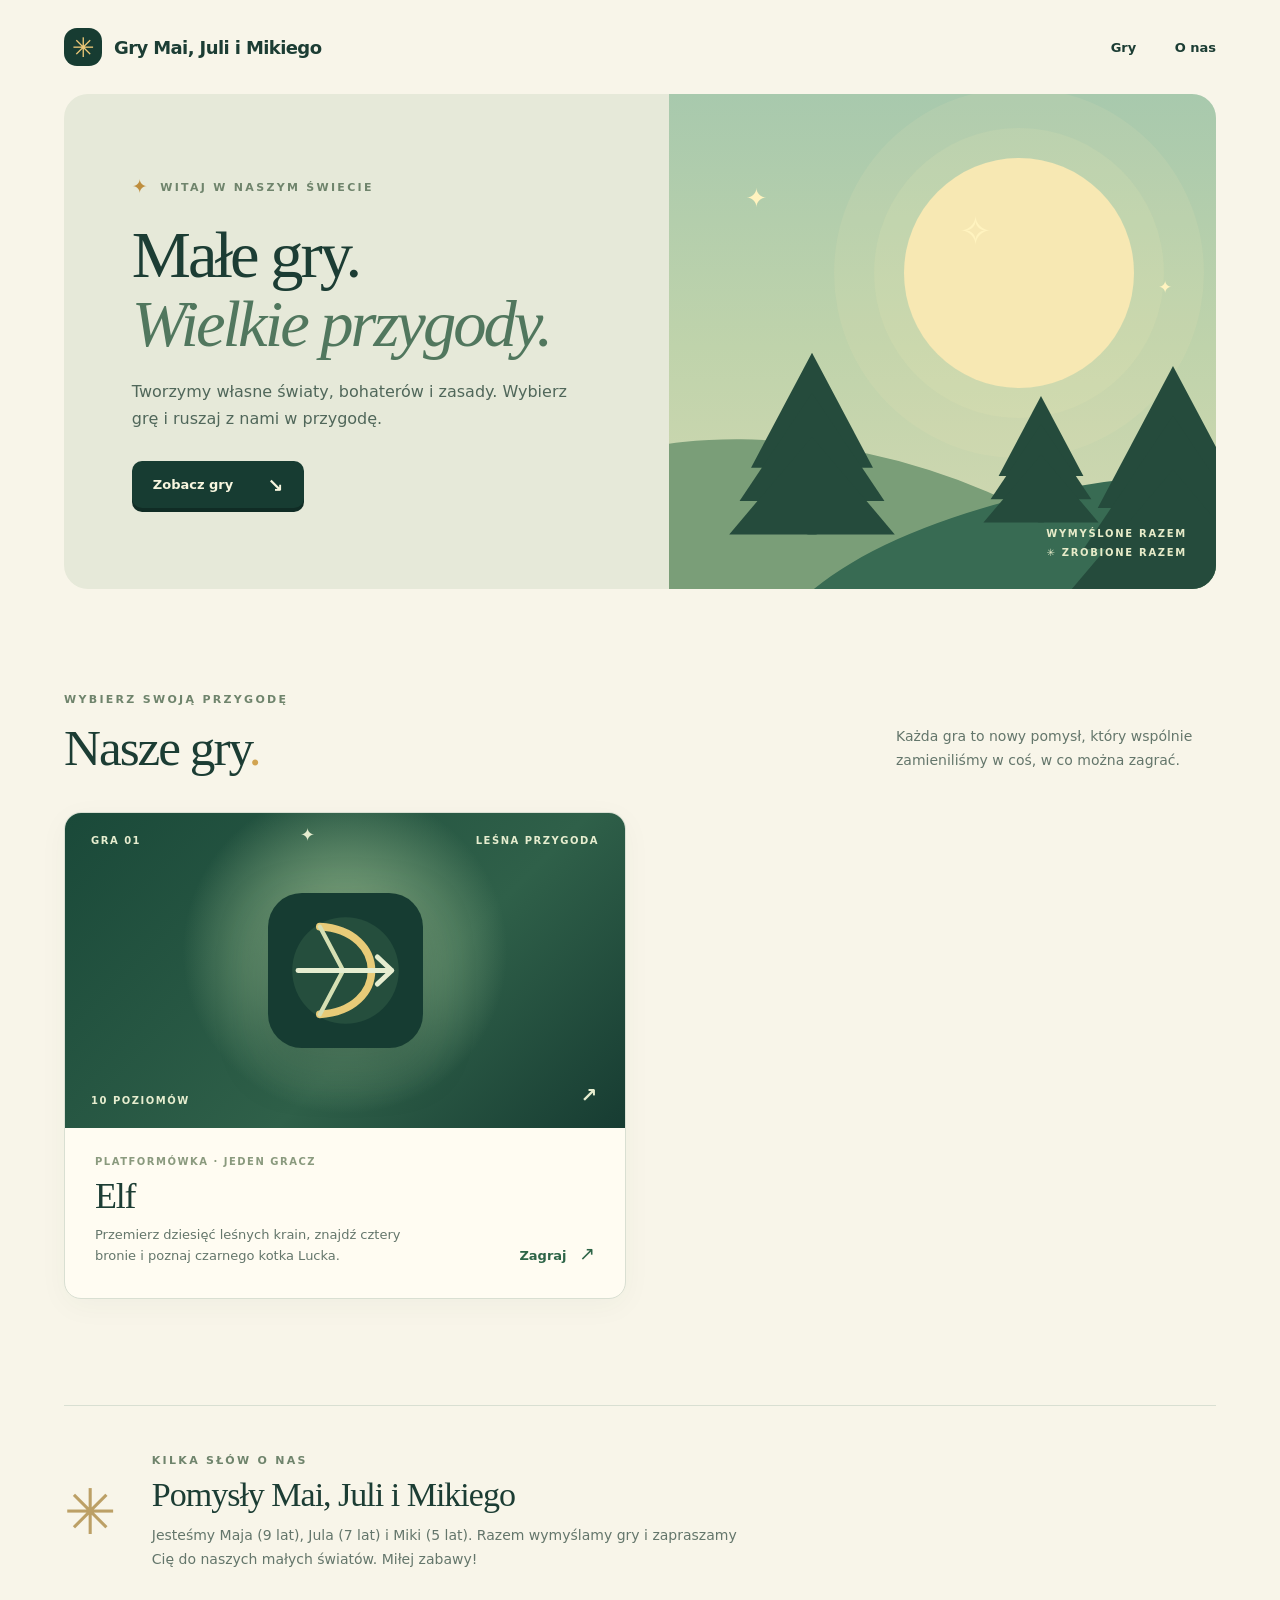
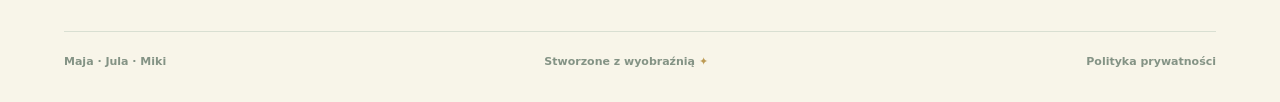
<file: index.html>
<!doctype html>
<html lang="pl">
<head>
  <meta charset="utf-8">
  <meta name="viewport" content="width=device-width, initial-scale=1">
  <meta name="theme-color" content="#173c32">
  <meta name="description" content="Małe gry i wielkie przygody Mai, Juli i Mikiego. Zagraj w Elfa i odkrywaj kolejne gry.">
  <title>Gry Mai, Juli i Mikiego</title>
  <link rel="icon" href="elf/icon.svg" type="image/svg+xml">
  <link rel="stylesheet" href="site.css">
</head>
<body>
  <div class="page">
    <header class="site-header">
      <a class="brand" href="index.html" aria-label="Gry Mai, Juli i Mikiego — strona główna">
        <span class="brand-mark" aria-hidden="true">✳</span>
        <span>Gry Mai, Juli i Mikiego</span>
      </a>
      <nav aria-label="Nawigacja główna">
        <a href="#gry">Gry</a>
        <a href="#o-nas">O nas</a>
      </nav>
    </header>

    <main>
      <section class="hero" aria-labelledby="hero-title">
        <div class="hero-copy">
          <p class="eyebrow"><span class="eyebrow-star" aria-hidden="true">✦</span> Witaj w naszym świecie</p>
          <h1 id="hero-title">Małe gry.<br><em>Wielkie przygody.</em></h1>
          <p class="hero-description">Tworzymy własne światy, bohaterów i zasady. Wybierz grę i ruszaj z nami w przygodę.</p>
          <a class="hero-button" href="#gry">Zobacz gry <span aria-hidden="true">↘</span></a>
        </div>
        <div class="hero-art" aria-hidden="true">
          <div class="moon"></div>
          <div class="hill hill-back"></div>
          <div class="hill hill-front"></div>
          <div class="tree tree-one"><span></span><span></span><span></span></div>
          <div class="tree tree-two"><span></span><span></span><span></span></div>
          <div class="tree tree-three"><span></span><span></span><span></span></div>
          <span class="art-spark spark-one">✦</span>
          <span class="art-spark spark-two">✧</span>
          <span class="art-spark spark-three">✦</span>
          <span class="art-label">Wymyślone razem<br>✳ Zrobione razem</span>
        </div>
      </section>

      <section class="games-section" id="gry" aria-labelledby="games-title">
        <div class="section-heading">
          <div>
            <p class="section-kicker">Wybierz swoją przygodę</p>
            <h2 id="games-title">Nasze gry<span class="title-dot">.</span></h2>
          </div>
          <p>Każda gra to nowy pomysł, który wspólnie zamieniliśmy w coś, w co można zagrać.</p>
        </div>

        <div class="game-grid">
          <!-- Dodaj tutaj kolejną kartę gry z linkiem względnym, np. nowa-gra/index.html. -->
          <a class="game-card" href="elf/elf.html" aria-label="Zagraj w Elf">
            <div class="game-cover">
              <span class="cover-topline">GRA 01 <span aria-hidden="true">✦</span> LEŚNA PRZYGODA</span>
              <img src="elf/icon.svg" alt="" width="160" height="160">
              <span class="cover-bottomline">10 POZIOMÓW <span aria-hidden="true">↗</span></span>
            </div>
            <div class="game-details">
              <div>
                <p class="game-type">Platformówka · Jeden gracz</p>
                <h3>Elf</h3>
                <p>Przemierz dziesięć leśnych krain, znajdź cztery bronie i poznaj czarnego kotka Lucka.</p>
              </div>
              <span class="play-link">Zagraj <span aria-hidden="true">↗</span></span>
            </div>
          </a>
        </div>
      </section>

      <section class="about-section" id="o-nas" aria-labelledby="about-title">
        <span class="about-symbol" aria-hidden="true">✳</span>
        <div>
          <p class="section-kicker">Kilka słów o nas</p>
          <h2 id="about-title">Pomysły Mai, Juli i Mikiego</h2>
          <p>Jesteśmy Maja (9 lat), Jula (7 lat) i Miki (5 lat). Razem wymyślamy gry i zapraszamy Cię do naszych małych światów. Miłej zabawy!</p>
        </div>
      </section>
    </main>

    <footer class="site-footer">
      <span>Maja · Jula · Miki</span>
      <span>Stworzone z wyobraźnią <span aria-hidden="true">✦</span></span>
      <a href="privacy-policy.html">Polityka prywatności</a>
    </footer>
  </div>
</body>
</html>
</file>
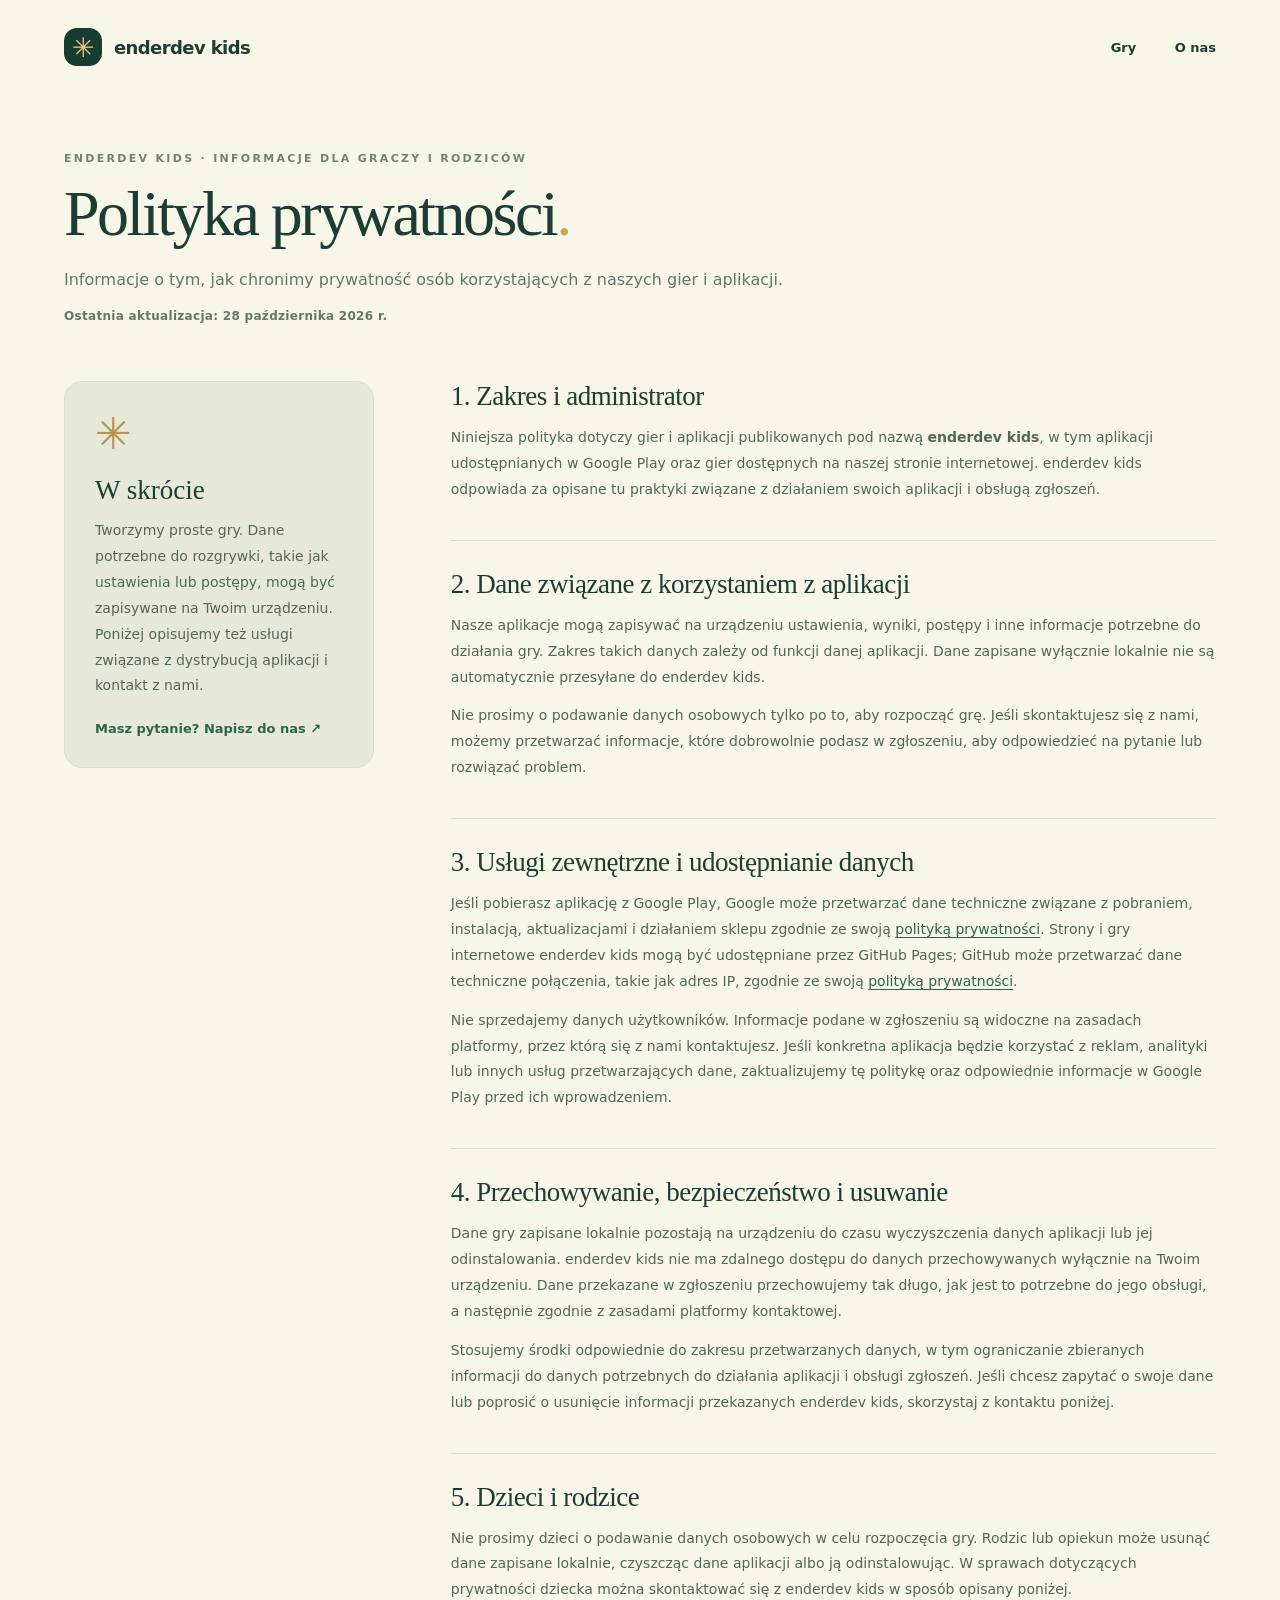
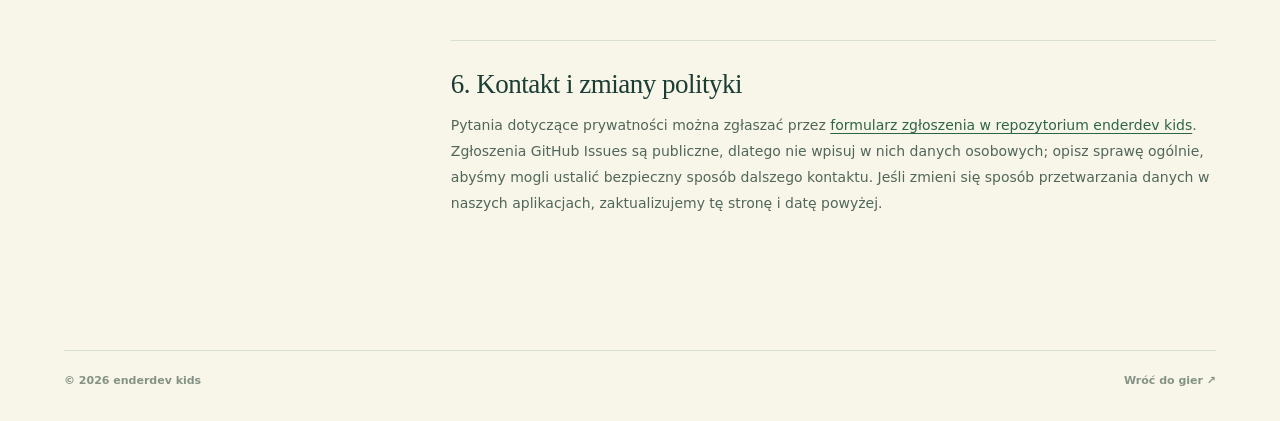
<file: privacy-policy.html>
<!doctype html>
<html lang="pl">
<head>
  <meta charset="utf-8">
  <meta name="viewport" content="width=device-width, initial-scale=1">
  <meta name="theme-color" content="#173c32">
  <meta name="description" content="Ogólna polityka prywatności gier i aplikacji enderdev kids.">
  <title>Polityka prywatności aplikacji — enderdev kids</title>
  <link rel="stylesheet" href="site.css">
</head>
<body>
  <div class="page">
    <header class="site-header">
      <a class="brand" href="index.html" aria-label="enderdev kids — strona główna">
        <span class="brand-mark" aria-hidden="true">✳</span>
        <span>enderdev kids</span>
      </a>
      <nav aria-label="Nawigacja główna">
        <a href="index.html#gry">Gry</a>
        <a href="index.html#o-nas">O nas</a>
      </nav>
    </header>

    <main class="privacy-main">
      <div class="privacy-heading">
        <p class="section-kicker">enderdev kids · informacje dla graczy i rodziców</p>
        <h1>Polityka prywatności<span class="title-dot">.</span></h1>
        <p>Informacje o tym, jak chronimy prywatność osób korzystających z naszych gier i aplikacji.</p>
        <p class="privacy-date">Ostatnia aktualizacja: 28 października 2026 r.</p>
      </div>

      <div class="privacy-layout">
        <aside class="privacy-summary" aria-label="Najważniejsze informacje">
          <span class="privacy-summary-icon" aria-hidden="true">✳</span>
          <h2>W skrócie</h2>
          <p>Tworzymy proste gry. Dane potrzebne do rozgrywki, takie jak ustawienia lub postępy, mogą być zapisywane na Twoim urządzeniu. Poniżej opisujemy też usługi związane z dystrybucją aplikacji i kontakt z nami.</p>
          <a href="https://github.com/ender-enderdev-pl/kids/issues/new">Masz pytanie? Napisz do nas <span aria-hidden="true">↗</span></a>
        </aside>

        <div class="privacy-content">
          <section aria-labelledby="privacy-scope">
            <h2 id="privacy-scope">1. Zakres i administrator</h2>
            <p>Niniejsza polityka dotyczy gier i aplikacji publikowanych pod nazwą <strong>enderdev kids</strong>, w tym aplikacji udostępnianych w Google Play oraz gier dostępnych na naszej stronie internetowej. enderdev kids odpowiada za opisane tu praktyki związane z działaniem swoich aplikacji i obsługą zgłoszeń.</p>
          </section>

          <section aria-labelledby="privacy-data">
            <h2 id="privacy-data">2. Dane związane z korzystaniem z aplikacji</h2>
            <p>Nasze aplikacje mogą zapisywać na urządzeniu ustawienia, wyniki, postępy i inne informacje potrzebne do działania gry. Zakres takich danych zależy od funkcji danej aplikacji. Dane zapisane wyłącznie lokalnie nie są automatycznie przesyłane do enderdev kids.</p>
            <p>Nie prosimy o podawanie danych osobowych tylko po to, aby rozpocząć grę. Jeśli skontaktujesz się z nami, możemy przetwarzać informacje, które dobrowolnie podasz w zgłoszeniu, aby odpowiedzieć na pytanie lub rozwiązać problem.</p>
          </section>

          <section aria-labelledby="privacy-hosting">
            <h2 id="privacy-hosting">3. Usługi zewnętrzne i udostępnianie danych</h2>
            <p>Jeśli pobierasz aplikację z Google Play, Google może przetwarzać dane techniczne związane z pobraniem, instalacją, aktualizacjami i działaniem sklepu zgodnie ze swoją <a href="https://policies.google.com/privacy?hl=pl">polityką prywatności</a>. Strony i gry internetowe enderdev kids mogą być udostępniane przez GitHub Pages; GitHub może przetwarzać dane techniczne połączenia, takie jak adres IP, zgodnie ze swoją <a href="https://docs.github.com/en/site-policy/privacy-policies/github-general-privacy-statement">polityką prywatności</a>.</p>
            <p>Nie sprzedajemy danych użytkowników. Informacje podane w zgłoszeniu są widoczne na zasadach platformy, przez którą się z nami kontaktujesz. Jeśli konkretna aplikacja będzie korzystać z reklam, analityki lub innych usług przetwarzających dane, zaktualizujemy tę politykę oraz odpowiednie informacje w Google Play przed ich wprowadzeniem.</p>
          </section>

          <section aria-labelledby="privacy-retention">
            <h2 id="privacy-retention">4. Przechowywanie, bezpieczeństwo i usuwanie</h2>
            <p>Dane gry zapisane lokalnie pozostają na urządzeniu do czasu wyczyszczenia danych aplikacji lub jej odinstalowania. enderdev kids nie ma zdalnego dostępu do danych przechowywanych wyłącznie na Twoim urządzeniu. Dane przekazane w zgłoszeniu przechowujemy tak długo, jak jest to potrzebne do jego obsługi, a następnie zgodnie z zasadami platformy kontaktowej.</p>
            <p>Stosujemy środki odpowiednie do zakresu przetwarzanych danych, w tym ograniczanie zbieranych informacji do danych potrzebnych do działania aplikacji i obsługi zgłoszeń. Jeśli chcesz zapytać o swoje dane lub poprosić o usunięcie informacji przekazanych enderdev kids, skorzystaj z kontaktu poniżej.</p>
          </section>

          <section aria-labelledby="privacy-children">
            <h2 id="privacy-children">5. Dzieci i rodzice</h2>
            <p>Nie prosimy dzieci o podawanie danych osobowych w celu rozpoczęcia gry. Rodzic lub opiekun może usunąć dane zapisane lokalnie, czyszcząc dane aplikacji albo ją odinstalowując. W sprawach dotyczących prywatności dziecka można skontaktować się z enderdev kids w sposób opisany poniżej.</p>
          </section>

          <section aria-labelledby="privacy-contact">
            <h2 id="privacy-contact">6. Kontakt i zmiany polityki</h2>
            <p>Pytania dotyczące prywatności można zgłaszać przez <a href="https://github.com/ender-enderdev-pl/kids/issues/new">formularz zgłoszenia w repozytorium enderdev kids</a>. Zgłoszenia GitHub Issues są publiczne, dlatego nie wpisuj w nich danych osobowych; opisz sprawę ogólnie, abyśmy mogli ustalić bezpieczny sposób dalszego kontaktu. Jeśli zmieni się sposób przetwarzania danych w naszych aplikacjach, zaktualizujemy tę stronę i datę powyżej.</p>
          </section>
        </div>
      </div>
    </main>

    <footer class="site-footer">
      <span>© 2026 enderdev kids</span>
      <a href="index.html">Wróć do gier <span aria-hidden="true">↗</span></a>
    </footer>
  </div>
</body>
</html>
</file>
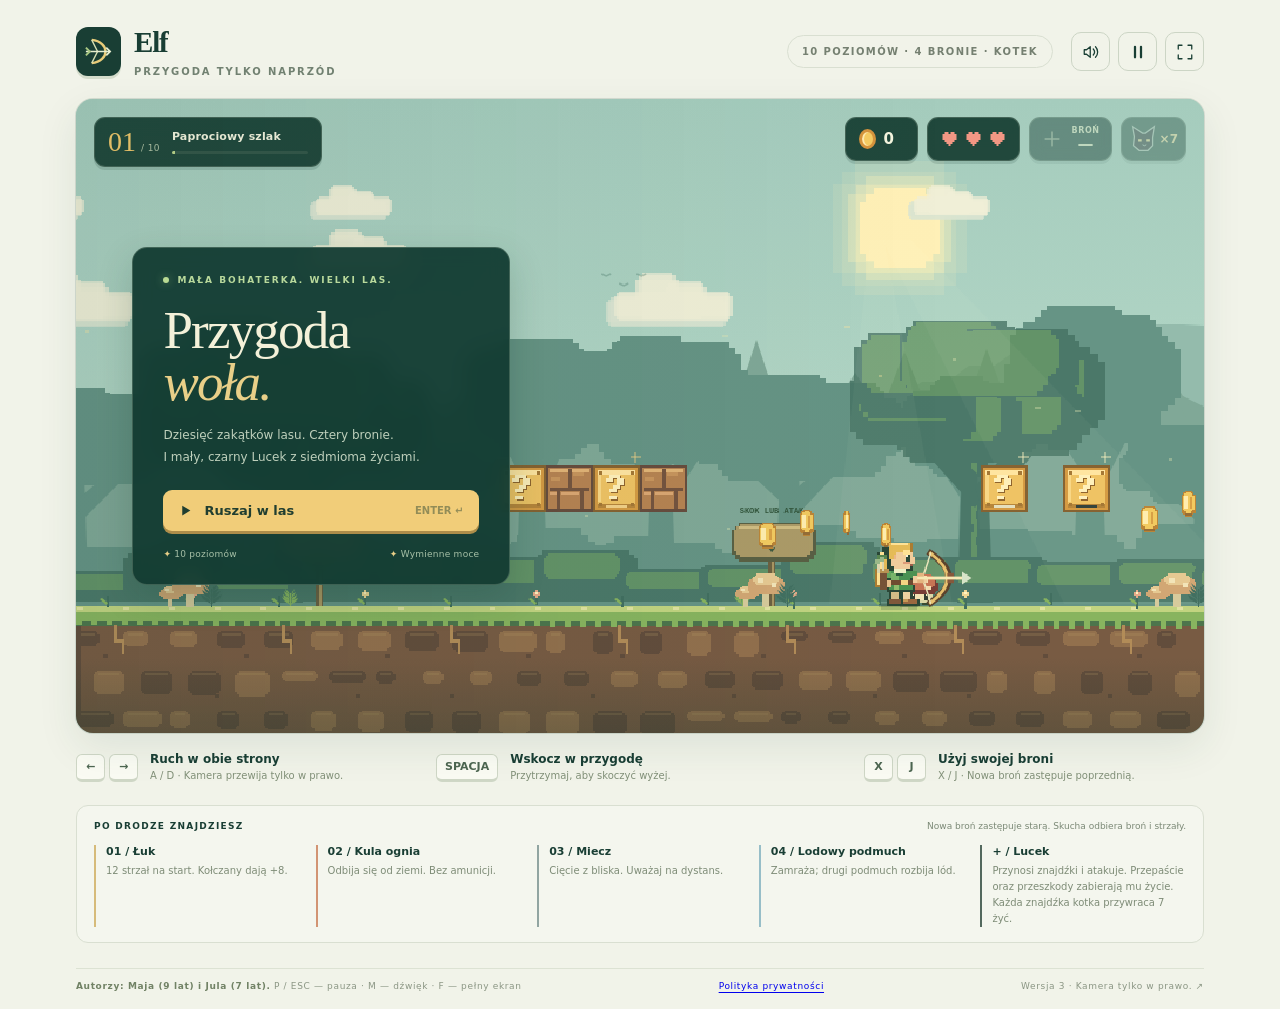
<file: elf/elf.html>
<!DOCTYPE html>
<html lang="pl">
<head>
  <meta charset="UTF-8">
  <meta name="viewport" content="width=device-width, initial-scale=1, viewport-fit=cover">
  <meta name="theme-color" content="#163c32">
  <meta name="description" content="Elf — gra Mai i Juli. 10 poziomów, cztery bronie i kotek Lucek z siedmioma życiami.">
  <title>Elf</title>
  <link rel="manifest" href="manifest.webmanifest">
  <link rel="icon" href="icon.svg" type="image/svg+xml">
  <link rel="stylesheet" href="style.css">
</head>
<body>
  <main class="shell">
    <header class="topbar">
      <div class="brand">
        <div class="brandmark" aria-hidden="true"><svg viewBox="0 0 32 32" fill="none"><path d="M9 4C28 6 28 26 9 28" stroke="#e8cb78" stroke-width="2.5"/><path d="M9 4L15 16 9 28" stroke="#d6dfb3" stroke-width="1.4"/><path d="M3 16H28M24 12L28 16 24 20" stroke="#e6edd0" stroke-width="1.8"/><path d="M3 12L7 16 3 20" stroke="#a9c783" stroke-width="2"/></svg></div>
        <div><h1>Elf</h1><p class="tagline">Przygoda tylko naprzód</p></div>
      </div>
      <div class="top-actions">
        <span class="edition">10 poziomów · 4 bronie · kotek</span>
        <button class="icon-btn" id="soundBtn" title="Włącz / wyłącz dźwięk (M)" aria-label="Dźwięk" aria-pressed="true"><svg viewBox="0 0 24 24"><path d="M11 5L6 9H3v6h3l5 4z"/><path class="sound-wave" d="M15 8a6 6 0 010 8m3-11a10 10 0 010 14"/></svg></button>
        <button class="icon-btn" id="pauseBtn" title="Pauza (P / Escape)" aria-label="Pauza"><svg viewBox="0 0 24 24"><path d="M8 5v14M16 5v14" stroke-width="3"/></svg></button>
        <button class="icon-btn" id="fullBtn" title="Pełny ekran (F)" aria-label="Pełny ekran"><svg viewBox="0 0 24 24"><path d="M8 3H3v5m13-5h5v5M3 16v5h5m13-5v5h-5"/></svg></button>
      </div>
    </header>

    <section class="game-frame" id="gameFrame" tabindex="0" aria-label="Elf. Ruch w lewo i w prawo: A i D lub strzałki. Kamera przewija tylko w prawo. Skok: spacja. Atak aktualną bronią: X lub J. Pauza: P.">
      <canvas id="game" width="960" height="540" aria-label="Plansza gry: leśna platformówka z blondwłosą łuczniczką"></canvas>
      <div class="hud">
        <div class="hud-pill stage-pill"><div class="stage-counter"><span class="stage-num" id="stageNum">01</span><span id="stageTotal" class="stage-total">/ 10</span></div><div><div class="stage-name" id="stageName">Paprociowy szlak</div><div class="stage-progress"><span id="progressFill"></span></div></div></div>
        <div class="hud-spacer"></div>
        <div class="hud-pill coin-pill"><span class="coin-icon"></span><span id="coinCount">0</span></div>
        <div class="hud-pill heart-pill" id="hearts" aria-label="Zdrowie: 3 z 3"></div>
        <div class="hud-pill weapon-pill locked" id="weaponHud" aria-label="Brak broni"><svg id="weaponIcon" viewBox="0 0 28 28" aria-hidden="true"></svg><div class="weapon-readout"><span id="weaponName">BROŃ</span><b id="weaponAmmo">—</b></div></div>
        <div class="hud-pill cat-pill locked" id="catHud" aria-label="Znajdź Lucka. Pozostało 7 żyć"><svg viewBox="0 0 32 32" aria-hidden="true"><path d="M6 14 4 3l11 7h3l10-7-2 12v9l-5 5H11l-6-5Z" fill="#20262c" stroke="#a7bbae" stroke-width="1.4"/><path d="M10 18h4m5 0h4" stroke="#f2d989" stroke-width="2.5"/><path d="m15 23 2 1 2-1" stroke="#b1c1b5" fill="none"/></svg><span id="catLives">×7</span></div>
      </div>
      <div class="toast" id="toast" role="status" aria-live="polite"></div>

      <div class="screen" id="introScreen">
        <div class="intro-card">
          <div class="eyebrow">Mała bohaterka. Wielki las.</div>
          <h2>Przygoda<br><em>woła.</em></h2>
          <p>Dziesięć zakątków lasu. Cztery bronie.<br>I mały, czarny Lucek z siedmioma życiami.</p>
          <button class="primary" id="startBtn"><svg viewBox="0 0 16 16"><path d="M4 2l10 6-10 6z"/></svg>Ruszaj w las<span style="opacity:.45;margin-left:auto;font-size:10px" class="desktop-hint">ENTER ↵</span></button>
          <div class="intro-meta"><span><i>✦</i> 10 poziomów</span><span><i>✦</i> Wymienne moce</span></div>
          <div class="gamepad-hint" id="gamepadHint" role="status" hidden></div>
        </div>
      </div>
      <div class="screen modal-screen" id="modalScreen" hidden>
        <div class="modal-card" role="dialog" aria-modal="true" aria-labelledby="modalTitle">
          <div class="eyebrow" id="modalKicker"></div>
          <h2 id="modalTitle"></h2>
          <p id="modalText"></p>
          <div class="modal-stats" id="modalStats"></div>
          <button class="primary" id="modalPrimary"></button>
          <button class="secondary" id="modalSecondary"></button>
        </div>
      </div>
      <div class="touch-controls" id="touchControls">
        <button class="touch-pause" id="touchPause" aria-label="Pauza"><svg viewBox="0 0 16 16"><path d="M5 3v10M11 3v10"/></svg></button>
        <button class="touch-sound" id="touchSound" aria-label="Dźwięk" aria-pressed="true"><svg viewBox="0 0 24 24"><path d="M11 5L6 9H3v6h3l5 4z"/><path class="sound-wave" d="M15 8a6 6 0 010 8m3-11a10 10 0 010 14"/></svg></button>
        <div class="touch-group movement"><button class="touch-btn" data-control="left" aria-label="Idź w lewo"><svg viewBox="0 0 28 28"><path d="M23 14H5M12 6l-8 8 8 8"/></svg></button><button class="touch-btn" data-control="right" aria-label="Idź w prawo"><svg viewBox="0 0 28 28"><path d="M5 14h18M16 6l8 8-8 8"/></svg></button></div>
        <div class="touch-group"><button class="touch-btn shoot unavailable" id="shootTouch" data-control="shoot" aria-label="Atakuj"><svg id="attackTouchIcon" viewBox="0 0 28 28"><path d="M8 3c19 3 19 19 0 22M8 3l5 11-5 11M3 14h22m-4-4 4 4-4 4"/></svg></button><button class="touch-btn jump" data-control="jump" aria-label="Skacz"><svg viewBox="0 0 28 28"><path d="M14 23V5M6 13l8-9 8 9"/></svg></button></div>
      </div>
    </section>

    <div class="legend keyboard-legend" aria-label="Sterowanie klawiaturą">
      <div class="legend-item"><div class="keycaps"><kbd>←</kbd><kbd>→</kbd></div><div><div class="legend-title">Ruch w obie strony</div><div class="legend-note">A / D · Kamera przewija tylko w prawo.</div></div></div>
      <div class="legend-item"><div class="keycaps"><kbd>SPACJA</kbd></div><div><div class="legend-title">Wskocz w przygodę</div><div class="legend-note">Przytrzymaj, aby skoczyć wyżej.</div></div></div>
      <div class="legend-item"><div class="keycaps"><kbd>X</kbd><kbd>J</kbd></div><div><div class="legend-title">Użyj swojej broni</div><div class="legend-note">X / J · Nowa broń zastępuje poprzednią.</div></div></div>
    </div>
    <div class="tv-legend" aria-label="Sterowanie pilotem telewizora">
      <div class="tv-legend-item"><div class="keycaps"><kbd>←</kbd><kbd>→</kbd></div><div><div class="legend-title">Ruch</div><div class="legend-note">↑ — skok w miejscu</div></div></div>
      <div class="tv-legend-item"><span class="remote-color remote-green" role="img" aria-label="Zielony przycisk"></span><div><div class="legend-title">Skok w lewo</div><div class="legend-note">↑ + ←</div></div></div>
      <div class="tv-legend-item"><span class="remote-color remote-yellow" role="img" aria-label="Żółty przycisk"></span><div><div class="legend-title">Skok w prawo</div><div class="legend-note">↑ + →</div></div></div>
      <div class="tv-legend-item"><span class="remote-color remote-red" role="img" aria-label="Czerwony przycisk"></span><div><div class="legend-title">Strzał / atak</div><div class="legend-note">↓ — awaryjnie</div></div></div>
      <div class="tv-legend-item"><span class="remote-color remote-blue" role="img" aria-label="Niebieski przycisk"></span><div><div class="legend-title">Pauza</div><div class="legend-note">Ponownie: wznów</div></div></div>
    </div>
    <section class="field-guide" aria-label="Broń i towarzysz">
      <div class="guide-title">PO DRODZE ZNAJDZIESZ <span>Nowa broń zastępuje starą. Skucha odbiera broń i strzały.</span></div>
      <div class="guide-grid">
        <div class="guide-item"><b>01 / Łuk</b><span>12 strzał na start. Kołczany dają +8.</span></div>
        <div class="guide-item"><b>02 / Kula ognia</b><span>Odbija się od ziemi. Bez amunicji.</span></div>
        <div class="guide-item"><b>03 / Miecz</b><span>Cięcie z bliska. Uważaj na dystans.</span></div>
        <div class="guide-item"><b>04 / Lodowy podmuch</b><span>Zamraża; drugi podmuch rozbija lód.</span></div>
        <div class="guide-item cat-guide"><b>+ / Lucek</b><span>Przynosi znajdźki i atakuje. Przepaście oraz przeszkody zabierają mu życie. Każda znajdźka kotka przywraca 7 żyć.</span></div>
      </div>
    </section>
    <footer class="bottomline"><span><b>Autorzy: Maja (9 lat) i Jula (7 lat).</b> <span class="desktop-hint">P / ESC — pauza · M — dźwięk · F — pełny ekran</span><span class="mobile-hint">Sterowanie przyciskami na ekranie.</span></span><a href="../privacy-policy.html">Polityka prywatności</a><span class="right-note" id="recordLabel">Wersja 3 · Kamera tylko w prawo. ↗</span></footer>
  </main>

<script src="game.js" defer></script>
</body>
</html>
</file>
<file: site.css>
:root{color-scheme:light;--ink:#1c3d34;--muted:#64766b;--cream:#f8f5e9;--line:#d9dfd2;--gold:#edc878;--forest:#173c32}
*{box-sizing:border-box}
html{scroll-behavior:smooth}
body{margin:0;background:var(--cream);color:var(--ink);font-family:ui-sans-serif,system-ui,-apple-system,"Segoe UI",sans-serif}
a{color:inherit;text-decoration:none}
a:focus-visible{outline:3px solid #cf963e;outline-offset:5px;border-radius:5px}
.page{max-width:1440px;margin:auto;padding:0 clamp(20px,5vw,72px)}
.site-header{height:94px;display:flex;align-items:center;justify-content:space-between;gap:24px}
.brand{display:inline-flex;align-items:center;gap:12px;font-size:18px;font-weight:800;letter-spacing:-.6px;white-space:nowrap}
.brand-mark{display:grid;place-items:center;width:38px;height:38px;border-radius:13px;background:var(--forest);color:var(--gold);font-size:27px;font-weight:400;line-height:1}
.site-header nav{display:flex;gap:clamp(18px,3vw,42px);font-size:13px;font-weight:700}
.site-header nav a{padding:8px 0;transition:color .2s}
.site-header nav a:hover{color:#9b7434}
.hero{display:grid;grid-template-columns:minmax(0,1.05fr) minmax(0,.95fr);min-height:495px;border-radius:24px;overflow:hidden;background:#e6e9d9}
.hero-copy{padding:clamp(44px,6vw,91px) clamp(32px,5.3vw,78px);display:flex;flex-direction:column;align-items:flex-start;justify-content:center;position:relative;z-index:1}
.eyebrow,.section-kicker{margin:0;text-transform:uppercase;letter-spacing:2.3px;font-size:11px;font-weight:800;color:#6f846c}
.eyebrow-star{color:#be8e3e;font-size:19px;vertical-align:-2px;margin-right:4px}
h1,h2,h3,p{margin-top:0}
h1,h2,h3{font-family:Georgia,"Times New Roman",serif}
h1{font-size:clamp(46px,5.2vw,78px);line-height:1.04;letter-spacing:-3px;font-weight:400;margin:23px 0 20px}
h1 em{color:#51775e;font-weight:400}
.hero-description{font-size:16px;line-height:1.7;color:#50675a;max-width:460px;margin-bottom:29px}
.hero-button{display:inline-flex;align-items:center;gap:34px;border-radius:10px;background:var(--forest);color:#f8f6df;padding:16px 21px;font-size:13px;font-weight:800;box-shadow:0 4px 0 #102c25;transition:transform .2s,background .2s}
.hero-button:hover{background:#285644;transform:translateY(-2px)}
.hero-button span{font-size:19px;line-height:0}
.hero-art{position:relative;min-height:390px;overflow:hidden;background:linear-gradient(#a8c9ad 0%,#bfd3ab 51%,#d5d9b2 100%)}
.moon{position:absolute;z-index:0;width:230px;height:230px;border-radius:50%;background:#f7e8b3;right:15%;top:13%;box-shadow:0 0 0 30px #f7e8b31e,0 0 0 70px #f7e8b319}
.hill{position:absolute;width:120%;height:50%;bottom:-25%;left:-10%;border-radius:50% 50% 0 0}
.hill-back{height:65%;bottom:-37%;left:-30%;background:#7a9e78;transform:rotate(12deg)}
.hill-front{background:#386b53;bottom:-29%;left:18%;transform:rotate(-10deg)}
.tree{position:absolute;bottom:12%;width:12px;height:125px;background:#295240;z-index:2;border-radius:3px}
.tree span{position:absolute;left:50%;transform:translateX(-50%);width:0;height:0;border-left:53px solid transparent;border-right:53px solid transparent;border-bottom:100px solid #254b3c}
.tree span:nth-child(1){bottom:58px}
.tree span:nth-child(2){bottom:29px;border-left-width:63px;border-right-width:63px;border-bottom-width:94px}
.tree span:nth-child(3){bottom:0;border-left-width:72px;border-right-width:72px;border-bottom-width:85px}
.tree-one{left:25%;bottom:13%;transform:scale(1.15)}
.tree-two{left:67%;bottom:11%;transform:scale(.8)}
.tree-three{left:91%;bottom:5%;transform:scale(1.42)}
.art-spark{position:absolute;z-index:3;color:#fff3bf;font-size:26px}
.spark-one{left:14%;top:18%}.spark-two{left:53%;top:23%;font-size:40px}.spark-three{right:8%;top:37%;font-size:17px}
.art-label{position:absolute;z-index:4;bottom:27px;right:29px;color:#e7ebc9;text-align:right;text-transform:uppercase;font-size:10px;letter-spacing:1.7px;line-height:1.9;font-weight:800}
.games-section{padding:104px 0 106px;scroll-margin-top:25px}
.section-heading{display:flex;justify-content:space-between;align-items:end;gap:35px;margin-bottom:35px}
.section-heading h2{font-size:clamp(38px,4vw,58px);font-weight:400;letter-spacing:-2px;margin:12px 0 0}
.title-dot{color:#d2a451}
.section-heading>p{font-size:14px;line-height:1.7;color:var(--muted);max-width:320px;margin:0 0 4px}
.game-grid{display:grid;grid-template-columns:repeat(2,minmax(0,1fr));gap:28px}
.game-card{display:block;border:1px solid var(--line);border-radius:17px;overflow:hidden;background:#fffcf2;box-shadow:0 7px 30px #2446310a;transition:transform .22s,box-shadow .22s}
.game-card:hover{transform:translateY(-5px);box-shadow:0 18px 36px #2446311b}
.game-cover{min-height:315px;display:flex;flex-direction:column;align-items:center;justify-content:space-between;padding:22px 26px;background:radial-gradient(circle at 50% 44%,#729a75 0 18%,transparent 49%),linear-gradient(135deg,#1a4939,#2f6049 60%,#173c32);color:#e6edcf}
.game-cover img{width:155px;height:155px;filter:drop-shadow(0 17px 24px #0c302958);transition:transform .25s}
.game-card:hover .game-cover img{transform:rotate(-5deg) scale(1.06)}
.cover-topline,.cover-bottomline{width:100%;display:flex;justify-content:space-between;text-transform:uppercase;font-size:10px;letter-spacing:1.5px;font-weight:800}
.cover-topline span{font-size:18px;line-height:0}.cover-bottomline span{font-size:20px;line-height:0}
.game-details{display:flex;align-items:end;justify-content:space-between;gap:24px;padding:28px 30px 31px}
.game-type{font-size:10px;font-weight:800;text-transform:uppercase;letter-spacing:1.5px;color:#8a9a7e;margin-bottom:8px}
.game-details h3{font-size:36px;font-weight:400;letter-spacing:-1.2px;margin:0 0 7px}
.game-details p:not(.game-type){font-size:13px;line-height:1.65;color:var(--muted);max-width:350px;margin-bottom:0}
.play-link{flex:none;color:#2e6548;font-size:13px;font-weight:800;white-space:nowrap;padding-bottom:3px}
.play-link span{margin-left:8px;font-size:19px;font-weight:400}
.about-section{display:flex;gap:35px;align-items:center;border-top:1px solid var(--line);padding:48px 0 60px;scroll-margin-top:30px}
.about-symbol{font-size:63px;color:#bca066;line-height:1}
.about-section h2{font-size:34px;font-weight:400;letter-spacing:-1px;margin:9px 0 10px}
.about-section p:last-child{font-size:14px;line-height:1.7;color:var(--muted);max-width:590px;margin:0}
.site-footer{display:flex;justify-content:space-between;gap:20px;padding:23px 0 34px;border-top:1px solid var(--line);font-size:11px;font-weight:700;color:#849385}
.site-footer span span{color:#bd9b55}
@media(max-width:900px){.hero{grid-template-columns:1fr}.hero-copy{padding:55px 45px}.hero-art{min-height:310px}.game-grid{grid-template-columns:1fr}.game-card{max-width:650px}}
@media(max-width:580px){.page{padding:0 18px}.site-header{height:auto;min-height:76px;flex-wrap:wrap;padding:14px 0;row-gap:5px}.brand{font-size:15px}.brand-mark{width:32px;height:32px;font-size:23px}.site-header nav{gap:16px;font-size:12px;margin-left:auto}.hero{border-radius:18px}.hero-copy{padding:40px 27px 43px}.hero-description{font-size:14px}h1{letter-spacing:-2px;margin:16px 0}.hero-art{min-height:235px}.moon{width:150px;height:150px}.tree-one{left:22%;transform:scale(.8)}.tree-two{left:67%;transform:scale(.58)}.tree-three{left:92%;transform:scale(.95)}.art-label{font-size:8px;bottom:15px;right:17px}.games-section{padding:70px 0}.section-heading{display:block}.section-heading>p{margin-top:14px}.game-cover{min-height:260px}.game-details{padding:22px;align-items:start}.game-details h3{font-size:31px}.play-link{font-size:12px}.about-section{gap:18px;padding:36px 0}.about-symbol{font-size:40px}.about-section h2{font-size:29px}.site-footer{font-size:10px;flex-wrap:wrap}}
@media(prefers-reduced-motion:reduce){html{scroll-behavior:auto}.hero-button,.game-card,.game-cover img{transition:none}}
.privacy-main{padding:58px 0 96px}
.privacy-heading{max-width:820px;margin-bottom:55px}
.privacy-heading h1{font-size:clamp(42px,5vw,66px);letter-spacing:-2.5px;margin:16px 0 18px}
.privacy-heading>p:not(.section-kicker){font-size:16px;line-height:1.7;color:var(--muted);margin-bottom:13px}
.privacy-heading .privacy-date{font-size:12px!important;font-weight:700;letter-spacing:.3px}
.privacy-layout{display:grid;grid-template-columns:minmax(240px,310px) minmax(0,1fr);gap:clamp(38px,6vw,88px);align-items:start}
.privacy-summary{padding:30px;border-radius:18px;background:#e6e9d9;border:1px solid var(--line)}
.privacy-summary-icon{display:block;color:#b99551;font-size:44px;line-height:1;margin-bottom:19px}
.privacy-summary h2{font-size:27px;font-weight:400;margin-bottom:12px}
.privacy-summary p,.privacy-content p{font-size:14px;line-height:1.85;color:#50675a}
.privacy-summary a{display:inline-block;margin-top:8px;font-size:13px;font-weight:800;color:#2e6548}
.privacy-content section{border-top:1px solid var(--line);padding:28px 0 24px}
.privacy-content section:first-child{padding-top:0;border-top:0}
.privacy-content h2{font-size:27px;font-weight:400;letter-spacing:-.5px;margin-bottom:13px}
.privacy-content p{margin-bottom:13px}
.privacy-content a{text-decoration:underline;text-underline-offset:3px;color:#2e6548}
.privacy-content code{font-size:.95em;background:#e7eadf;padding:2px 5px;border-radius:4px}
@media(max-width:760px){.privacy-layout{grid-template-columns:1fr}.privacy-main{padding:35px 0 65px}.privacy-heading{margin-bottom:35px}.privacy-summary{max-width:520px}.privacy-content h2{font-size:24px}}
</file>
<file: elf/style.css>
/* Everything is local: the game needs neither a server nor external assets. */
:root{--ink:#193e34;--muted:#758278;--paper:#f1f3e9;--line:#d9dfd1;--gold:#f3c86b;--green:#c9e1ab}
*{box-sizing:border-box;-webkit-tap-highlight-color:transparent}
body{margin:0;background:var(--paper);color:var(--ink);font-family:ui-sans-serif,system-ui,-apple-system,"Segoe UI",sans-serif;min-height:100vh;min-height:100svh}
button{font:inherit;cursor:pointer;border:0;color:inherit;touch-action:manipulation}
button:focus-visible{outline:3px solid #b78a35;outline-offset:4px}
button:disabled{opacity:.45;cursor:default}
.shell{max-width:1192px;margin:auto;padding:27px 32px 18px}
.topbar{display:flex;align-items:center;justify-content:space-between;gap:16px;margin-bottom:22px}
.brand{display:flex;align-items:center;gap:13px}
.brandmark{width:45px;height:49px;background:var(--ink);border-radius:12px;display:grid;place-items:center;box-shadow:0 3px 0 #d4dccb}
.brandmark svg{width:31px;height:31px}
h1{margin:0;font-family:Georgia,"Times New Roman",serif;font-size:29px;letter-spacing:-1.2px;line-height:1.1}
.tagline{font-size:10px;letter-spacing:1.9px;text-transform:uppercase;margin:7px 0 0;color:#718171;font-weight:700}
.top-actions{display:flex;align-items:center;gap:8px}
.edition{font-size:10px;letter-spacing:1.4px;text-transform:uppercase;border:1px solid var(--line);border-radius:99px;padding:10px 14px;margin-right:10px;font-weight:700;color:#758071}
.icon-btn{width:39px;height:39px;display:grid;place-items:center;background:transparent;border:1px solid #ccd5c5;border-radius:10px;transition:background .15s,transform .15s}
.icon-btn:hover{background:#e2e8d9;transform:translateY(-1px)}
.icon-btn svg{width:18px;height:18px;fill:none;stroke:currentColor;stroke-width:1.7;stroke-linecap:round;stroke-linejoin:round}
.icon-btn[aria-pressed="false"] .sound-wave{display:none}
.game-frame{position:relative;isolation:isolate;width:100%;aspect-ratio:16/9;border-radius:17px;overflow:hidden;background:#9ecbbc;box-shadow:0 14px 40px rgba(36,72,51,0.0941),0 0 0 1px rgba(41,78,59,0.1373);outline:none;touch-action:none;user-select:none;-webkit-user-select:none}
canvas{display:block;width:100%;height:100%;image-rendering:pixelated;image-rendering:crisp-edges}
.hud{position:absolute;z-index:2;top:18px;left:18px;right:18px;display:flex;align-items:flex-start;gap:9px;pointer-events:none}
.hud-pill{background:rgba(22,61,50,0.9255);border:1px solid rgba(231,240,215,0.1725);border-radius:11px;color:#f5f5df;box-shadow:0 3px 0 rgba(21,59,49,0.1451);backdrop-filter:blur(7px)}
.stage-pill{display:flex;align-items:center;gap:12px;padding:10px 13px;min-width:190px}
.stage-num{font-family:Georgia,serif;color:var(--gold);font-size:28px;line-height:1}
.stage-name{font-size:11px;font-weight:650;letter-spacing:.15px;white-space:nowrap}
.stage-progress{height:3px;background:rgba(92,120,100,0.3137);margin-top:8px;border-radius:2px;overflow:hidden;width:136px}
.stage-progress span{display:block;height:100%;background:#bdd58b;width:0;transition:width .15s}
.hud-spacer{flex:1}
.coin-pill{display:flex;align-items:center;gap:8px;padding:11px 13px;font-size:15px;font-variant-numeric:tabular-nums;font-weight:700;min-width:73px}
.coin-icon{width:17px;height:20px;background:#f5cc62;border:3px solid #d5943d;border-radius:50%;box-shadow:inset 2px 0 #ffeab0;display:inline-block}
.heart-pill{padding:13px 12px;display:flex;gap:5px;align-items:center;height:44px}
.heart-pill svg{width:19px;height:18px;fill:#f39784}
.heart-pill svg.empty{fill:#5c7967}
.weapon-pill{padding:10px;display:flex;gap:7px;align-items:center;height:44px;color:#f4d389;min-width:53px;justify-content:center;transition:opacity .2s}
.weapon-pill.locked{opacity:.48}
.weapon-pill svg{width:24px;height:24px;fill:none;stroke:currentColor;stroke-width:1.8;stroke-linecap:round}
.weapon-pill span{font-size:15px}
.screen{position:absolute;z-index:5;top:0;right:0;bottom:0;left:0;display:flex;align-items:center;padding:58px 5%;background:linear-gradient(90deg,rgba(23,60,50,0.0824),transparent 78%)}
.screen[hidden]{display:none}
.intro-card{width:378px;max-width:58%;background:rgba(18,59,50,0.949);border:1px solid rgba(239,250,221,0.1882);border-radius:15px;padding:27px 30px 25px;box-shadow:0 12px 35px rgba(17,56,42,0.1882);color:#f4f1d9;backdrop-filter:blur(8px)}
.eyebrow{display:flex;align-items:center;gap:8px;font-size:9px;font-weight:750;letter-spacing:2px;text-transform:uppercase;color:#b9d99c}
.eyebrow:before{content:"";width:6px;height:6px;background:#badb94;box-shadow:0 0 10px rgba(180,220,146,0.4392);border-radius:50%}
.intro-card h2{font-family:Georgia,"Times New Roman",serif;font-size:53px;font-weight:400;letter-spacing:-1.8px;line-height:.99;margin:19px 0 15px}
.intro-card h2 em{font-style:italic;color:#e9cf88}
.intro-card p{font-size:12px;color:#bfd0bc;line-height:1.85;margin:0 0 22px}
.primary{display:flex;justify-content:center;align-items:center;gap:12px;width:100%;border-radius:9px;padding:13px 16px;background:#f1cd79;color:#203e30;font-size:13px;font-weight:800;box-shadow:0 3px 0 #ad8d4a;transition:background .15s,transform .15s}
.primary:hover{background:#ffdda0;transform:translateY(-1px)}
.primary svg{width:13px;height:13px;fill:currentColor}
.intro-meta{display:flex;align-items:center;justify-content:space-between;margin-top:18px;font-size:9px;color:#a7c0a7;letter-spacing:.25px}
.intro-meta i{font-style:normal;color:#e9cf88}
.gamepad-hint{margin-top:12px;color:#d8e7bd;font-size:10px;line-height:1.5}
.modal-screen{justify-content:center;background:rgba(20,59,48,0.4588);backdrop-filter:blur(5px);padding:35px}
.modal-card{background:#f3f2df;width:410px;max-width:95%;padding:30px;border-radius:17px;text-align:center;border:1px solid #fff7cf;box-shadow:0 14px 55px rgba(16,38,30,0.302)}
.modal-card .eyebrow{justify-content:center;color:#778758}
.modal-card .eyebrow:before{background:#899e62}
.modal-card h2{font-family:Georgia,serif;font-weight:400;font-size:35px;line-height:1.06;letter-spacing:-1px;margin:16px 0 12px}
.modal-card p{color:#718170;font-size:12px;line-height:1.7;margin:0 0 18px;white-space:pre-line}
.modal-stats{display:flex;justify-content:center;gap:30px;margin:22px 0}
.stat-number{font-family:Georgia,serif;font-size:29px;display:block;line-height:1.2}
.stat-label{font-size:9px;text-transform:uppercase;letter-spacing:1px;color:#7a886a}
.secondary{background:transparent;padding:14px 10px 0;font-size:11px;color:#6f7e64;text-decoration:underline;text-underline-offset:3px}
.toast{position:absolute;z-index:4;top:80px;left:50%;transform:translate(-50%,-8px);color:#f5f4d8;background:rgba(22,61,50,0.949);border:1px solid rgba(215,230,185,0.3412);border-radius:9px;padding:10px 17px;font-size:12px;font-weight:600;pointer-events:none;text-align:center;opacity:0;transition:opacity .2s,transform .2s;max-width:80%;white-space:pre-line}
.toast.show{opacity:1;transform:translate(-50%,0)}
.touch-controls{display:none;position:absolute;bottom:16px;left:18px;right:18px;z-index:3;justify-content:space-between;align-items:flex-end;pointer-events:none}
.touch-group{display:flex;align-items:flex-end;gap:12px}
.touch-group.movement{gap:8px}
.touch-pause{position:absolute;left:50%;bottom:92px;transform:translateX(-50%);pointer-events:auto;display:grid;place-items:center;width:31px;height:31px;border-radius:9px;background:rgba(25,63,50,0.4314);border:1px solid rgba(231,237,189,0.2706);color:#f2e9be;touch-action:manipulation}
.touch-pause svg{width:13px;height:13px;fill:none;stroke:currentColor;stroke-width:2.5;stroke-linecap:round}
.touch-sound{display:none;position:absolute;left:calc(50% + 25px);bottom:87px;pointer-events:auto;place-items:center;width:40px;height:40px;border-radius:10px;background:rgba(25,63,50,0.6);border:1px solid rgba(231,237,189,0.5);color:#f2e9be;touch-action:manipulation}
.touch-sound svg{width:21px;height:21px;fill:none;stroke:currentColor;stroke-width:1.7;stroke-linecap:round;stroke-linejoin:round}
.touch-sound[aria-pressed="false"] .sound-wave{display:none}
.touch-btn{pointer-events:auto;width:63px;height:63px;display:grid;place-items:center;background:rgba(25,63,50,0.6);border:2px solid rgba(239,246,208,0.502);color:#fcf1cb;border-radius:19px;box-shadow:0 4px 0 rgba(20,46,48,0.3333);backdrop-filter:blur(4px);touch-action:none;user-select:none;-webkit-user-select:none}
.touch-btn.pressed{background:rgba(207,218,151,0.6588);transform:translateY(3px);box-shadow:none;color:#1e4530}
.touch-btn svg{width:28px;height:28px;fill:none;stroke:currentColor;stroke-width:2;stroke-linecap:round;stroke-linejoin:round}
.touch-btn.jump{width:75px;height:75px;border-radius:50%;background:rgba(239,240,184,0.2392)}
.touch-btn.shoot{width:57px;height:57px;border-radius:50%}
.touch-btn.shoot.unavailable{opacity:.4}
.legend{display:grid;grid-template-columns:1fr 1.2fr 1fr;margin-top:19px;gap:20px}
.legend-item{display:flex;gap:12px;align-items:center}
.keycaps{white-space:nowrap;display:flex;align-items:center;gap:4px}
kbd{display:inline-flex;justify-content:center;align-items:center;height:28px;min-width:29px;padding:0 8px;border:1px solid #cfd7c6;border-bottom-width:3px;border-radius:6px;background:#fafbf3;color:#4d6651;font:600 11px ui-sans-serif,system-ui,sans-serif}
.legend-title{font-size:12px;font-weight:700;margin-bottom:3px}
.legend-note{font-size:10px;color:#819078;line-height:1.4}
.bottomline{margin-top:25px;border-top:1px solid #dce2d3;padding-top:12px;display:flex;justify-content:space-between;gap:12px;color:#8b9684;font-size:9px;letter-spacing:.65px}
.bottomline b{font-weight:600;color:#718265}
.bottomline a{text-decoration:underline;text-underline-offset:3px;white-space:nowrap}
.mobile-hint{display:none}
.game-frame:fullscreen{width:100vw;height:100vh;height:100dvh;aspect-ratio:auto;border-radius:0;background:#163c32;display:flex;align-items:center;justify-content:center}
.game-frame:fullscreen canvas{width:100%;height:100%;object-fit:contain}
@media (hover:none),(pointer:coarse){.touch-controls{display:flex}.desktop-hint{display:none}.mobile-hint{display:inline}.legend{display:none}.bottomline{margin-top:15px}}
@media(min-width:1500px){.shell{padding-top:40px}}
@media(max-width:700px){.shell{padding:17px 13px 12px}.topbar{margin-bottom:15px;gap:6px}.brand{gap:9px}.brandmark{width:37px;height:42px}.brandmark svg{width:27px;height:27px}h1{font-size:24px}.tagline{font-size:8px;letter-spacing:1.2px}.edition{display:none}.icon-btn{width:33px;height:34px}.top-actions{gap:5px}.game-frame{border-radius:12px}.hud{top:11px;left:11px;right:11px;gap:5px}.stage-pill{min-width:0;padding:7px 9px;gap:7px}.stage-num{font-size:22px}.stage-name{font-size:9px}.stage-progress{width:108px;margin-top:5px}.coin-pill{padding:9px;font-size:12px;min-width:55px;gap:6px}.coin-icon{width:14px;height:17px}.heart-pill{height:37px;padding:10px 8px;gap:3px}.heart-pill svg{width:15px;height:15px}.weapon-pill{height:37px;padding:7px;min-width:40px;gap:3px}.weapon-pill svg{width:20px;height:20px}.weapon-pill span{font-size:12px}.screen{padding:55px 4% 25px}.intro-card{padding:20px 22px;width:320px;max-width:62%}.intro-card h2{font-size:39px;margin:13px 0 12px}.intro-card p{font-size:11px;margin-bottom:17px;line-height:1.65}.eyebrow{font-size:8px;letter-spacing:1.6px}.intro-meta{margin-top:14px;font-size:8px}.primary{padding:11px;font-size:12px}.touch-controls{bottom:13px;left:13px;right:13px}.touch-btn{width:53px;height:53px;border-radius:16px}.touch-btn.jump{width:63px;height:63px}.touch-btn.shoot{width:49px;height:49px}.toast{font-size:10px;top:58px;padding:8px 12px}.legend{gap:10px;grid-template-columns:1fr 1fr 1fr}.legend-item{gap:6px;align-items:flex-start}.keycaps kbd{font-size:9px;padding:0 5px;min-width:23px}.legend-note{font-size:9px}.legend-title{font-size:10px}.bottomline{font-size:8px}.modal-card{padding:23px}.modal-card h2{font-size:29px}.modal-card p{font-size:11px}.modal-stats{margin:17px 0}}
/* Portrait phones use a taller, narrower camera instead of tiny letterboxing. */
@media(max-width:600px) and (orientation:portrait){.game-frame{aspect-ratio:3/4;max-height:calc(100vh - 135px);max-height:calc(100svh - 135px)}.screen{justify-content:center;padding:60px 15px 90px;align-items:center}.intro-card{max-width:100%;width:315px;padding:25px}.intro-card h2{font-size:47px}.intro-card p{font-size:12px}.intro-meta{font-size:9px}.stage-name{max-width:95px;overflow:hidden;text-overflow:ellipsis}.stage-progress{width:90px}.stage-pill{gap:6px}.hud-spacer{min-width:0}.hud{gap:4px}.coin-pill{padding:9px 7px;min-width:46px}.heart-pill{padding:10px 6px;gap:2px}.heart-pill svg{width:14px}.weapon-pill{padding:7px 5px;min-width:37px}.weapon-pill svg{width:18px}.topbar{margin-bottom:13px}.bottomline{margin-top:12px;padding-top:10px;line-height:1.6}.bottomline .right-note{display:none}.touch-controls{bottom:22px;left:20px;right:20px}.touch-btn{width:64px;height:64px}.touch-btn.jump{width:78px;height:78px}.touch-btn.shoot{width:59px;height:59px}.touch-group{gap:13px}.modal-screen{padding:60px 20px 100px}.toast{top:63px;width:max-content;max-width:85%}}
@media(max-height:540px) and (orientation:landscape){.shell{max-width:none;padding:7px 12px}.topbar{display:none}.game-frame{height:calc(100vh - 14px);height:calc(100svh - 14px);width:auto;max-width:100%;aspect-ratio:16/9;margin:auto;border-radius:9px}.legend,.bottomline{display:none}.screen{padding:50px 5% 15px}.intro-card{padding:18px 22px;width:320px}.intro-card h2{font-size:37px;margin:12px 0}.intro-card p{font-size:10px;margin-bottom:14px;line-height:1.6}.intro-meta{margin-top:13px}.hud{top:10px}.modal-card{padding:20px}.modal-card h2{font-size:28px;margin:12px 0}.modal-stats{margin:13px 0}.touch-controls{bottom:13px}.toast{top:65px}}
/* Four controls must remain separate and reachable on narrow phones. */
@media(max-width:600px) and (orientation:portrait){.touch-controls{left:12px;right:12px}.touch-group{gap:8px}.touch-btn{width:clamp(44px,16vw,64px);height:clamp(44px,16vw,64px)}.touch-btn.jump{width:clamp(62px,21vw,78px);height:clamp(62px,21vw,78px)}.touch-btn.shoot{width:clamp(44px,15vw,59px);height:clamp(44px,15vw,59px)}}
/* The expanded inventory remains legible on a small portrait phone. */
.has-touch .touch-controls{display:flex}.has-touch .desktop-hint{display:none}.has-touch .mobile-hint{display:inline}.has-touch .legend{display:none}
@media(max-width:700px){.touch-controls{display:flex}.legend{display:none}.desktop-hint{display:none}.mobile-hint{display:inline}}
.stage-counter{display:flex;align-items:baseline;gap:5px;white-space:nowrap}
.stage-total{font-size:9px;color:#b5c6a8;letter-spacing:.4px}
.stage-name{max-width:177px;overflow:hidden;text-overflow:ellipsis}
.weapon-pill{min-width:79px;padding:6px 10px;gap:7px;pointer-events:auto}
.weapon-readout{display:flex;flex-direction:column;gap:1px;align-items:center;min-width:30px}
.weapon-readout span{font-size:8px;letter-spacing:.55px;font-weight:700}
.weapon-readout b{font-size:16px;font-weight:750;line-height:1}
.weapon-pill.empty-ammo{border-color:#e89c75;color:#edb49b!important}
.cat-pill{height:44px;min-width:55px;padding:6px 7px;display:flex;align-items:center;justify-content:center;gap:2px;pointer-events:auto;transition:opacity .2s}
.cat-pill svg{width:29px;height:29px}
.cat-pill span{font-size:12px;font-weight:800;color:#f5d995;font-variant-numeric:tabular-nums}
.cat-pill.locked{opacity:.38}
.field-guide{margin-top:22px;border:1px solid var(--line);border-radius:12px;padding:15px 17px;background:rgba(255,255,255,0.2196)}
.guide-title{font-size:9px;font-weight:800;letter-spacing:1.3px;display:flex;justify-content:space-between;gap:12px;margin-bottom:14px}
.guide-title span{font-weight:450;letter-spacing:0;color:#7b8976;text-transform:none}
.guide-grid{display:grid;grid-template-columns:repeat(5,minmax(0,1fr));gap:16px}
.guide-item{border-left:2px solid #d6bb7a;padding-left:10px}
.guide-item:nth-child(2){border-color:#d29473}.guide-item:nth-child(3){border-color:#91a5a1}.guide-item:nth-child(4){border-color:#97bec8}.cat-guide{border-color:#53695e}
.guide-item b{display:block;font-size:11px;margin-bottom:5px}
.guide-item span{display:block;font-size:10px;line-height:1.6;color:#7e8c77}
.modal-card{max-height:100%;overflow-y:auto}
@media(max-width:800px){.guide-grid{grid-template-columns:repeat(3,minmax(0,1fr))}.edition{display:none}.guide-title{flex-direction:column;gap:5px}.stage-pill{min-width:0}.weapon-pill{min-width:67px;height:34px;padding:4px 7px}.weapon-readout span{font-size:7px}.weapon-readout b{font-size:13px}.cat-pill{min-width:48px;height:34px;padding:3px}.cat-pill svg{width:25px;height:25px}.cat-pill span{font-size:11px}}
@media(max-width:600px) and (orientation:portrait){
  .hud{display:grid;grid-template-columns:minmax(0,1fr) auto auto;gap:6px;left:12px;right:12px;top:12px}
  .hud-spacer{display:none}.stage-pill{grid-row:1;grid-column:1/3;justify-self:start;max-width:100%;gap:9px;padding:8px 10px}
  .stage-name{max-width:180px}.stage-progress{width:130px}.coin-pill{grid-row:1;grid-column:3;align-self:start;justify-content:center}
  .heart-pill{grid-row:2;grid-column:1;justify-self:start;height:32px;padding:7px 9px;gap:4px}.heart-pill svg{width:16px}
  .weapon-pill{grid-row:2;grid-column:2;min-width:75px;height:32px}.weapon-pill svg{width:20px}
  .cat-pill{grid-row:2;grid-column:3;height:32px;min-width:48px}.toast{top:102px;font-size:10px}
  .guide-grid{grid-template-columns:repeat(2,minmax(0,1fr));gap:16px 12px}.guide-item:last-child{grid-column:1/3}.field-guide{padding:14px}.guide-item b{font-size:11px}
}
@media(max-height:540px) and (orientation:landscape){.field-guide{display:none}.touch-controls{display:flex}.modal-screen{padding:20px}.stage-total{font-size:8px}.modal-card p{font-size:10px}.guide-title{display:none}}
@media(max-height:540px) and (orientation:landscape){.touch-sound{display:grid}}
.game-frame:fullscreen .touch-sound{display:grid}
@media(prefers-reduced-motion:reduce){*{transition:none!important}}

/* Fallbacks for Chromium 53 used by LG webOS 4.x televisions. */
@supports not (aspect-ratio: 16 / 9) {
  .game-frame { height: 0; padding-bottom: 56.25%; }
  .game-frame canvas { position: absolute; top: 0; left: 0; width: 100%; height: 100%; }
  @media (max-width: 600px) and (orientation: portrait) {
    .game-frame { padding-bottom: 133.333%; }
  }
  @media (max-height: 540px) and (orientation: landscape) {
    .game-frame { height: calc(100vh - 14px); padding-bottom: 0; }
  }
}
@supports not (display: grid) {
  .brandmark, .icon-btn, .touch-btn, .touch-pause {
    display: flex; align-items: center; justify-content: center;
  }
  .legend, .guide-grid { display: flex; flex-wrap: wrap; }
  .legend-item { flex: 1 1 200px; }
  .guide-item { flex: 1 1 140px; }
}

/* Show real remote-control buttons instead of keyboard/touch hints on TVs.
   The television's pointer capabilities cannot reliably identify its remote. */
.tv-legend{display:none;margin-top:19px;gap:12px;align-items:center;justify-content:space-between;flex-wrap:wrap}
.tv-legend-item{display:flex;align-items:center;gap:9px;flex:1 1 170px;min-width:0}
.tv-legend-item .legend-note{white-space:nowrap}
.remote-color{display:inline-block;flex:none;width:29px;height:29px;border:2px solid rgba(18,39,29,.17);border-radius:50%;box-shadow:0 2px 0 rgba(20,46,48,.25)}
.remote-green{background:#379d57}
.remote-yellow{background:#efc841}
.remote-red{background:#da514a}
.remote-blue{background:#417bc4}
html.tv-browser .keyboard-legend{display:none}
html.tv-browser .tv-legend{display:flex}
html.tv-browser .touch-controls{display:none}
html.tv-browser .desktop-hint,html.tv-browser .mobile-hint{display:none}


/* Temporary visible remote diagnostics on all TV browsers; ?tvdebug=1
   expands the raw event log. Turn off after confirming TV behavior. */
.tv-input-debug{position:absolute;z-index:9;left:12px;bottom:12px;
  max-width:95%;padding:9px 12px;background:rgba(12,35,30,.91);
  color:#f8f5d4;font:12px/1.45 monospace;white-space:pre-line;
  border:1px solid #c8d5ab;border-radius:7px;pointer-events:none}

/* Installed mobile apps use the manifest display mode, without the Fullscreen API hint. */
@media (display-mode: fullscreen), (display-mode: standalone) and (pointer: coarse){
  .shell{max-width:none;padding:0}
  .topbar,.legend,.field-guide,.bottomline{display:none}
  .game-frame{width:100vw;height:100dvh;max-height:none;aspect-ratio:auto;margin:0;border-radius:0;box-shadow:none}
  .hud{top:max(11px,env(safe-area-inset-top));left:max(11px,env(safe-area-inset-left));right:max(11px,env(safe-area-inset-right))}
  .touch-controls{bottom:max(13px,env(safe-area-inset-bottom));left:max(13px,env(safe-area-inset-left));right:max(13px,env(safe-area-inset-right))}
  .touch-sound{display:grid}
}
</file>
